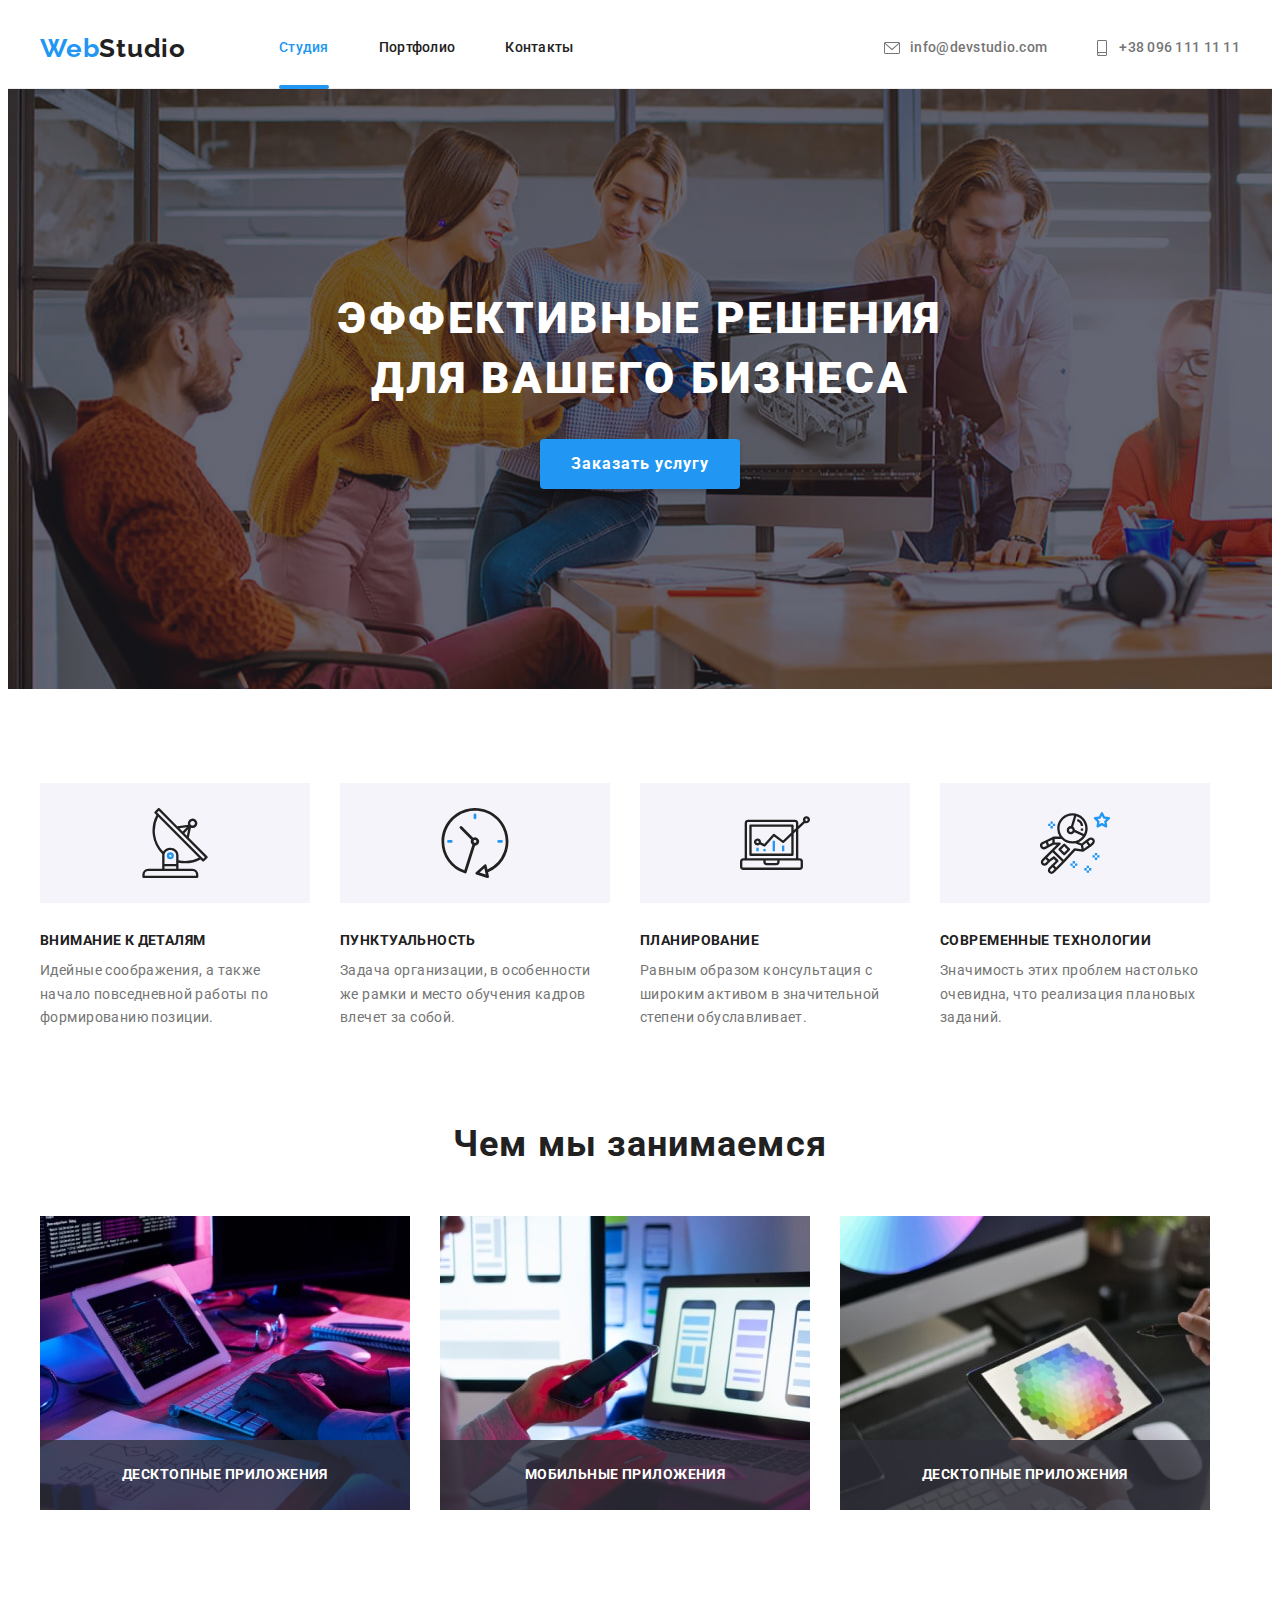
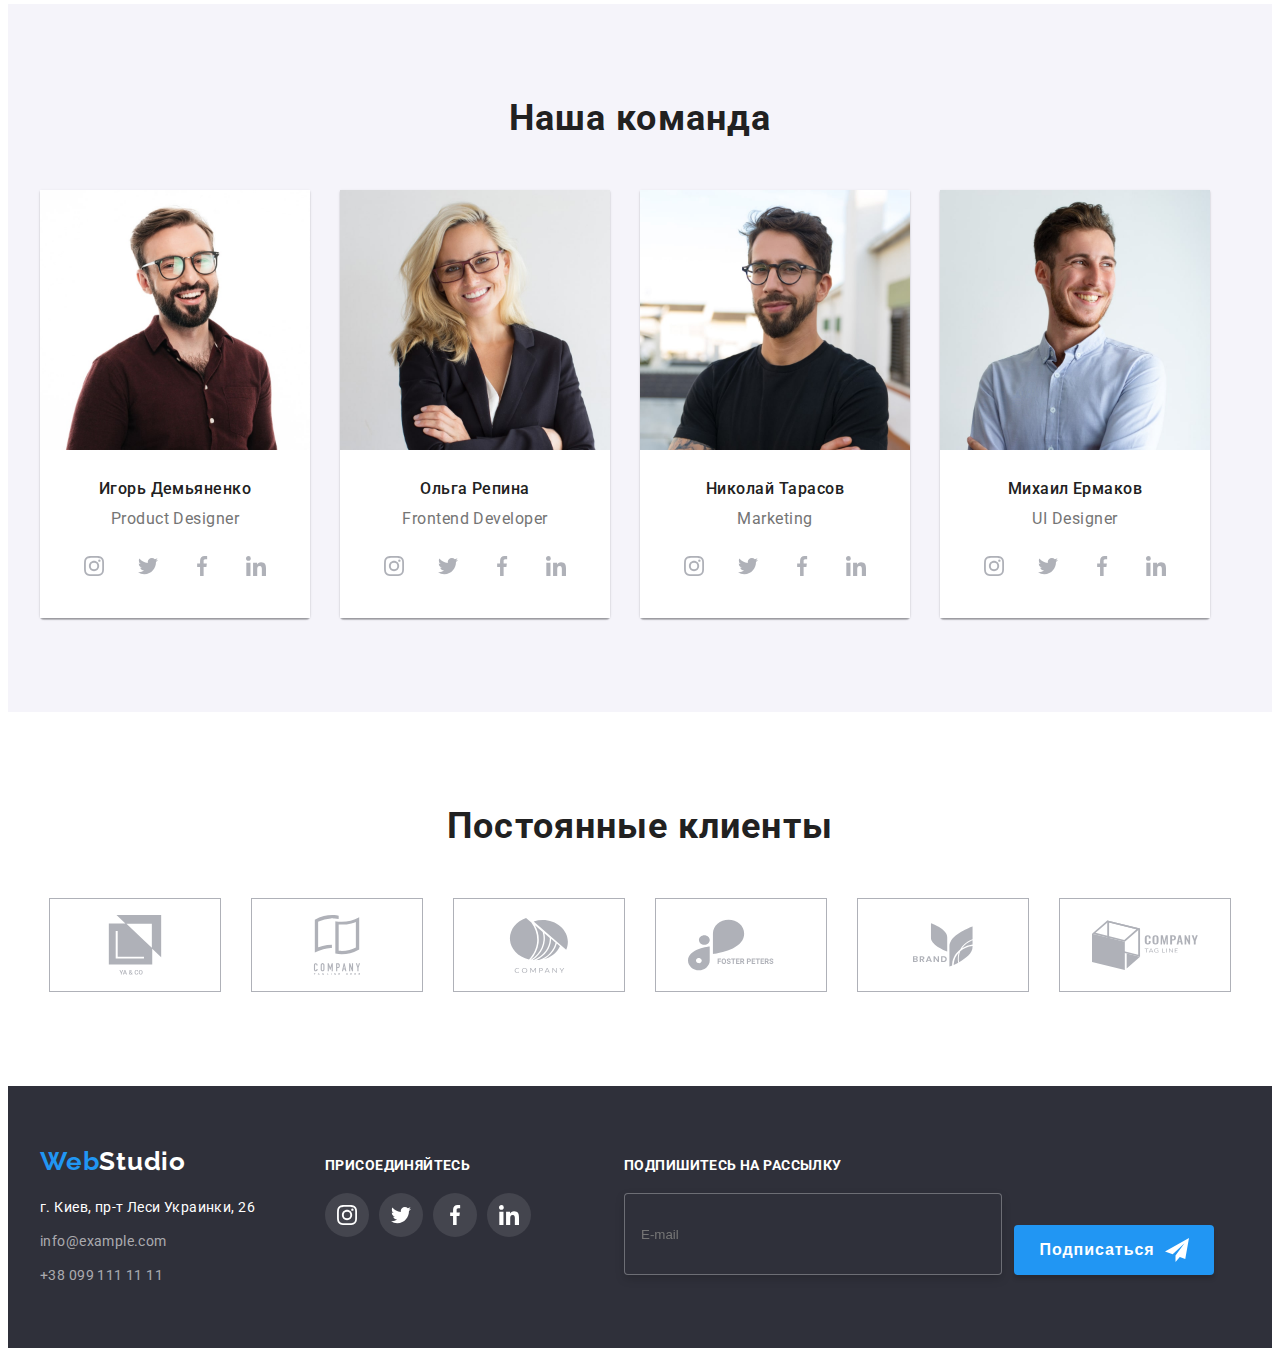
<file: index.html>
<!DOCTYPE html>
<html lang="ru">
  <head>
    <meta charset="UTF-8" />
    <meta http-equiv="X-UA-Compatible" content="IE=edge" />
    <meta name="viewport" content="width=device-width, initial-scale=1.0" />
    <link rel="preconnect" href="https://fonts.googleapis.com" />
    <link rel="preconnect" href="https://fonts.gstatic.com" crossorigin />
    <link
      href="https://fonts.googleapis.com/css2?family=Raleway:wght@700&family=Roboto:wght@400;500;700;900&display=swap"
      rel="stylesheet"
    />
    <link
      rel="stylesheet"
      href="https://cdnjs.cloudflare.com/ajax/libs/modern-normalize/1.1.0/modern-normalize.min.css"
      integrity="sha512-wpPYUAdjBVSE4KJnH1VR1HeZfpl1ub8YT/NKx4PuQ5NmX2tKuGu6U/JRp5y+Y8XG2tV+wKQpNHVUX03MfMFn9Q=="
      crossorigin="anonymous"
      referrerpolicy="no-referrer"
    />
    <link rel="stylesheet" href="./css/style.css" />
    <link
      rel="stylesheet"
      href="https://cdnjs.cloudflare.com/ajax/libs/animate.css/4.1.1/animate.min.css"
    />
    <title class="head-title">WebStudio</title>
  </head>
  <body>
    <header class="header">
      <div class="container container__header">
        <a href="./index.html" class="logo"
          >Web<span class="header-logo-help">Studio</span>
        </a>
        <nav class="navigation">
          <ul class="navigation__list">
            <li class="navigation__item">
              <a href="./index.html" class="navigation__link"
                ><span class="studio">Студия</span></a
              >
            </li>
            <li class="navigation__item">
              <a href="./portfolio.html" class="navigation__link">Портфолио</a>
            </li>
            <li class="navigation__item">
              <a href="#contact" class="navigation__link">Контакты</a>
            </li>
          </ul>
        </nav>
        <ul class="contacts container__header">
          <li class="header__mail">
            <a href="mailto:info@devstudio.com" class="mailto">
              <svg class="mail__icon">
                <use
                  href="./img/icon.svg#icon-envelope"
                  width="16"
                  height="12"
                ></use>
              </svg>
              info@devstudio.com
            </a>
          </li>
          <li class="header__tellephone">
            <a href="tel:+380961111111" class="tel">
              <svg class="tellephone__icon">
                <use
                  href="./img/icon.svg#icon-smartphone"
                  width="10"
                  height="16"
                ></use>
              </svg>
              +38 096 111 11 11
            </a>
          </li>
        </ul>
      </div>
    </header>
    <main class="main">
      <section class="hero section">
        <div class="container container__hero">
          <h1 class="caption">Эффективные решения для вашего бизнеса</h1>
          <button type="button" class="btn" data-modal-open>
            Заказать услугу
          </button>
        </div>
      </section>
      <section class="soft section">
        <div class="container">
          <ul class="list">
            <li class="soft__skills">
              <div class="soft__icon">
                <svg width="70px" height="70px">
                  <use href="./img/icon.svg#icon-antenna"></use>
                </svg>
              </div>
              <h3 class="soft__caption">Внимание к деталям</h3>
              <p class="soft__text">
                Идейные соображения, а также начало повседневной работы по
                формированию позиции.
              </p>
            </li>
            <li class="soft__skills">
              <div class="soft__icon">
                <svg width="70px" height="70px">
                  <use href="./img/icon.svg#icon-clock"></use>
                </svg>
              </div>
              <h3 class="soft__caption">Пунктуальность</h3>
              <p class="soft__text">
                Задача организации, в особенности же рамки и место обучения
                кадров влечет за собой.
              </p>
            </li>
            <li class="soft__skills">
              <div class="soft__icon">
                <svg width="70px" height="70px">
                  <use href="./img/icon.svg#icon-diagram"></use>
                </svg>
              </div>
              <h3 class="soft__caption">Планирование</h3>
              <p class="soft__text">
                Равным образом консультация с широким активом в значительной
                степени обуславливает.
              </p>
            </li>
            <li class="soft__skills">
              <div class="soft__icon">
                <svg width="70px" height="70px">
                  <use href="./img/icon.svg#icon-astronaut"></use>
                </svg>
              </div>
              <h3 class="soft__caption">Современные технологии</h3>
              <p class="soft__text">
                Значимость этих проблем настолько очевидна, что реализация
                плановых заданий.
              </p>
            </li>
          </ul>
        </div>
      </section>
      <section class="occupation section">
        <div class="container">
          <h2 class="occupation__caption">Чем мы занимаемся</h2>
          <ul class="occupation__list">
            <li class="occupation__item">
              <img
                class="what__img"
                src="./img/what-we-do/what-we-do1.jpg"
                width="370"
                height="294"
                alt="Чем мы занимаемся"
              />
              <div class="what__text">
                <h3 class="what__title">Десктопные приложения</h3>
              </div>
            </li>
            <li class="occupation__item">
              <img
                class="what__img"
                src="./img/what-we-do/what-we-do2.jpg"
                width="370"
                height="294"
                alt="Чем мы занимаемся"
              />
              <div class="what__text">
                <h3 class="what__title">Мобильные приложения</h3>
              </div>
            </li>
            <li class="occupation__item">
              <img
                class="what__img"
                src="./img/what-we-do/what-we-do3.jpg"
                width="370"
                height="294"
                alt="Чем мы занимаемся"
              />
              <div class="what__text">
                <h3 class="what__title">Десктопные приложения</h3>
              </div>
            </li>
          </ul>
        </div>
      </section>
      <section class="team section">
        <div class="container">
          <h2 class="team__caption">Наша команда</h2>
          <ul class="team__list">
            <li class="team__iteam">
              <img
                src="./img/team/ourteam1.jpg"
                width="270"
                height="260"
                alt="Наш работник"
              />
              <div class="team__name--text">
                <h3 class="team__name">Игорь Демьяненко</h3>
                <p class="team__text">Product Designer</p>
                <ul class="soc list">
                  <li class="soc__iteam">
                    <a href="" class="soc__link link">
                      <svg class="soc__icon">
                        <use
                          href="./img/icon.svg#icon-instagram"
                          width="20"
                          height="20"
                        ></use>
                      </svg>
                    </a>
                  </li>
                  <li class="soc__iteam">
                    <a href="" class="soc__link">
                      <svg class="soc__icon">
                        <use
                          href="./img/icon.svg#icon-twitter"
                          width="20"
                          height="20"
                        ></use>
                      </svg>
                    </a>
                  </li>
                  <li class="soc__iteam">
                    <a href="" class="soc__link">
                      <svg class="soc__icon">
                        <use
                          href="./img/icon.svg#icon-facebook"
                          width="20"
                          height="20"
                        ></use>
                      </svg>
                    </a>
                  </li>
                  <li class="soc__iteam">
                    <a href="" class="soc__link">
                      <svg class="soc__icon">
                        <use
                          href="./img/icon.svg#icon-linkedin"
                          width="20"
                          height="20"
                        ></use>
                      </svg>
                    </a>
                  </li>
                </ul>
              </div>
            </li>
            <li class="team__iteam">
              <img
                src="./img/team/ourteam2.jpg"
                width="270"
                height="260"
                alt="Наш работник"
              />
              <div class="team__name--text">
                <h3 class="team__name">Ольга Репина</h3>
                <p class="team__text">Frontend Developer</p>
                <ul class="soc">
                  <li class="soc__iteam">
                    <a href="" class="soc__link link">
                      <svg class="soc__icon">
                        <use
                          href="./img/icon.svg#icon-instagram"
                          width="20"
                          height="20"
                        ></use>
                      </svg>
                    </a>
                  </li>
                  <li class="soc__iteam">
                    <a href="" class="soc__link">
                      <svg class="soc__icon">
                        <use
                          href="./img/icon.svg#icon-twitter"
                          width="20"
                          height="20"
                        ></use>
                      </svg>
                    </a>
                  </li>
                  <li class="soc__iteam">
                    <a href="" class="soc__link">
                      <svg class="soc__icon">
                        <use
                          href="./img/icon.svg#icon-facebook"
                          width="20"
                          height="20"
                        ></use>
                      </svg>
                    </a>
                  </li>
                  <li class="soc__iteam">
                    <a href="" class="soc__link">
                      <svg class="soc__icon">
                        <use
                          href="./img/icon.svg#icon-linkedin"
                          width="20"
                          height="20"
                        ></use>
                      </svg>
                    </a>
                  </li>
                </ul>
              </div>
            </li>
            <li class="team__iteam">
              <img
                src="./img/team/ourteam3.jpg"
                width="270"
                height="260"
                alt="Наш работник"
              />
              <div class="team__name--text">
                <h3 class="team__name">Николай Тарасов</h3>
                <p class="team__text">Marketing</p>
                <ul class="soc">
                  <li class="soc__iteam">
                    <a href="" class="soc__link">
                      <svg class="soc__icon">
                        <use
                          href="./img/icon.svg#icon-instagram"
                          width="20"
                          height="20"
                        ></use>
                      </svg>
                    </a>
                  </li>
                  <li class="soc__iteam">
                    <a href="" class="soc__link">
                      <svg class="soc__icon">
                        <use
                          href="./img/icon.svg#icon-twitter"
                          width="20"
                          height="20"
                        ></use>
                      </svg>
                    </a>
                  </li>
                  <li class="soc__iteam">
                    <a href="" class="soc__link">
                      <svg class="soc__icon">
                        <use
                          href="./img/icon.svg#icon-facebook"
                          width="20"
                          height="20"
                        ></use>
                      </svg>
                    </a>
                  </li>
                  <li class="soc__iteam">
                    <a href="" class="soc__link">
                      <svg class="soc__icon">
                        <use
                          href="./img/icon.svg#icon-linkedin"
                          width="20"
                          height="20"
                        ></use>
                      </svg>
                    </a>
                  </li>
                </ul>
              </div>
            </li>
            <li class="team__iteam">
              <img
                src="./img/team/ourteam4.jpg"
                width="270"
                height="260"
                alt="Наш работнк"
              />
              <div class="team__name--text">
                <h3 class="team__name">Михаил Ермаков</h3>
                <p class="team__text">UI Designer</p>
                <ul class="soc">
                  <li class="soc__iteam">
                    <a href="" class="soc__link">
                      <svg class="soc__icon">
                        <use
                          href="./img/icon.svg#icon-instagram"
                          width="20"
                          height="20"
                        ></use>
                      </svg>
                    </a>
                  </li>
                  <li class="soc__iteam">
                    <a href="" class="soc__link">
                      <svg class="soc__icon">
                        <use
                          href="./img/icon.svg#icon-twitter"
                          width="20"
                          height="20"
                        ></use>
                      </svg>
                    </a>
                  </li>
                  <li class="soc__iteam">
                    <a href="" class="soc__link">
                      <svg class="soc__icon">
                        <use
                          href="./img/icon.svg#icon-facebook"
                          width="20"
                          height="20"
                        ></use>
                      </svg>
                    </a>
                  </li>
                  <li class="soc__iteam">
                    <a href="" class="soc__link">
                      <svg class="soc__icon">
                        <use
                          href="./img/icon.svg#icon-linkedin"
                          width="20"
                          height="20"
                        ></use>
                      </svg>
                    </a>
                  </li>
                </ul>
              </div>
            </li>
          </ul>
        </div>
      </section>
      <section class="clients section">
        <div class="container">
          <h2 class="clients__caption">Постоянные клиенты</h2>
          <ul class="clients__list">
            <li class="clients__iteam">
              <a href="" class="clients__link">
                <svg class="clients__icon" width="106px" height="60px">
                  <use href="./img/icon.svg#icon-client1"></use>
                </svg>
              </a>
            </li>
            <li class="clients__iteam">
              <a href="" class="clients__link">
                <svg class="clients__icon" width="106px" height="60px">
                  <use href="./img/icon.svg#icon-client2"></use>
                </svg>
              </a>
            </li>
            <li class="clients__iteam">
              <a href="" class="clients__link">
                <svg class="clients__icon" width="106px" height="60px">
                  <use href="./img/icon.svg#icon-client3"></use>
                </svg>
              </a>
            </li>
            <li class="clients__iteam">
              <a href="" class="clients__link">
                <svg class="clients__icon" width="106px" height="60px">
                  <use href="./img/icon.svg#icon-client4"></use>
                </svg>
              </a>
            </li>
            <li class="clients__iteam">
              <a href="" class="clients__link">
                <svg class="clients__icon" width="106px" height="60px">
                  <use href="./img/icon.svg#icon-client5"></use>
                </svg>
              </a>
            </li>
            <li class="clients__iteam">
              <a href="" class="clients__link">
                <svg class="clients__icon" width="106px" height="60px">
                  <use href="./img/icon.svg#icon-client6"></use>
                </svg>
              </a>
            </li>
          </ul>
        </div>
      </section>
    </main>
    <footer id="contact" class="footer">
      <div class="container footer__container">
        <div class="footer__flex">
          <a href="./index.html" class="footer__title"
            >Web<span class="footer__title-help">Studio</span></a
          >
          <address class="footer__address">
            <ul class="footer__list">
              <li class="footer__iteam">
                <a
                  href="https://bit.ly/3pXMvUd"
                  target="_blank"
                  rel="noopener noreferrer"
                  class="map-link"
                  >г. Киев, пр-т Леси Украинки, 26</a
                >
              </li>
              <li class="footer__iteam">
                <a href="mailto:info@example.com" class="footer__mail"
                  >info@example.com</a
                >
              </li>
              <li class="footer__iteam">
                <a href="tel:+380991111111" class="footer__tel"
                  >+38 099 111 11 11</a
                >
              </li>
            </ul>
          </address>
        </div>
        <div class="footer__second--title">
          <h2 class="footer__text">присоединяйтесь</h2>
          <ul class="footer__icon--list">
            <li class="footer__second--iteam">
              <a href="" class="footer__link--icon">
                <svg class="footer__icon" width="20px" height="20px">
                  <use href="./img/icon.svg#icon-instagram"></use>
                </svg>
              </a>
            </li>
            <li class="footer__second--iteam">
              <a href="" class="footer__link--icon"
                ><svg class="footer__icon" width="20px" height="20px">
                  <use href="./img/icon.svg#icon-twitter"></use>
                </svg>
              </a>
            </li>
            <li class="footer__second--iteam">
              <a href="" class="footer__link--icon"
                ><svg class="footer__icon" width="20px" height="20px">
                  <use href="./img/icon.svg#icon-facebook"></use>
                </svg>
              </a>
            </li>
            <li class="footer__second--iteam">
              <a href="" class="footer__link--icon"
                ><svg class="footer__icon" width="20px" height="20px">
                  <use href="./img/icon.svg#icon-linkedin"></use>
                </svg>
              </a>
            </li>
          </ul>
        </div>
        <form class="footer__form">
          <label class="footer__label"
            >Подпишитесь на рассылку<input
              type="text"
              class="footer__input"
              placeholder="E-mail"
            />
          </label>
          <button type="button" class="footer__btn">
            Подписаться<svg class="footer__icon--form" width="24px" height="24px">
              <use href="./img/icon.svg#icon-send"></use>
            </svg>
          </button>
        </form>
      </div>
    </footer>
    <div
      class="backdrop is-hidden animate__animated animate__heartBeat animate__delay-2s"
      data-modal
    >
      <div class="modal">
        <button type="button" class="modal-close" data-modal-close>
          <svg class="modal-close-icon" width="18px" height="18px">
            <use href="./img/icon.svg#icon-close"></use>
          </svg>
        </button>
        <p class="modal-title">Оставьте свои данные, мы вам перезвоним</p>
        <form class="modal-form">
          <div class="modal-field">
            <label class="modal-label">
              <span>Имя</span>
              <input
                type="text"
                class="modal-input"
                name="user-name"
                required
                id="user-name"
              /><svg class="modal-icon" width="18px" height="18px">
                <use href="./img/icon.svg#icon-person-black"></use>
              </svg>
            </label>
          </div>
          <div class="modal-field">
            <label class="modal-label">
              <span>Телефон</span>
              <input
                type="tel"
                class="modal-input"
                name="user-tel"
                required
                id="user-tel"
              /><svg class="modal-icon" width="18px" height="18px">
                <use href="./img/icon.svg#icon-phone-black"></use>
              </svg>
            </label>
          </div>
          <div class="modal-field">
            <label class="modal-label">
              <span>Почта</span>
              <input
                type="email"
                class="modal-input"
                name="user-email"
                id="user-email"
              /><svg class="modal-icon" width="18px" height="18px">
                <use href="./img/icon.svg#icon-email-black"></use>
              </svg>
            </label>
          </div>
          <div class="modal-field">
            <label for="user-text" class="modal-label"
              ><span>Коментарий</span></label
            >
            <textarea
              name="user-text"
              id="user-text"
              placeholder="Введите текст"
              class="modal-textarea"
            ></textarea>
          </div>
          <label for="agree" class="modal-label-check">
            <input
              type="checkbox"
              class="modal-check visibility-hidden"
              name="agree"
              id="agree"
            />
          <span class="modal-check-border">
            <svg class="modal-check-icon" width="17px" height="17px">
              <use href="./img/icon.svg#icon-Vector"></use>
            </svg>
          </span>
            <span class="modal-title2">
              Соглашаюсь с рассылкой и принимаю
              <a href="./index.html" class="modal-link">Условия договора</a>
            </span>
            </label>
          <button type="submit" class="modal-btn">Отправить</button>
        </form>
      </div>
    </div>
    <script src="./js/modal.js"></script>
  </body>
</html>
</file>
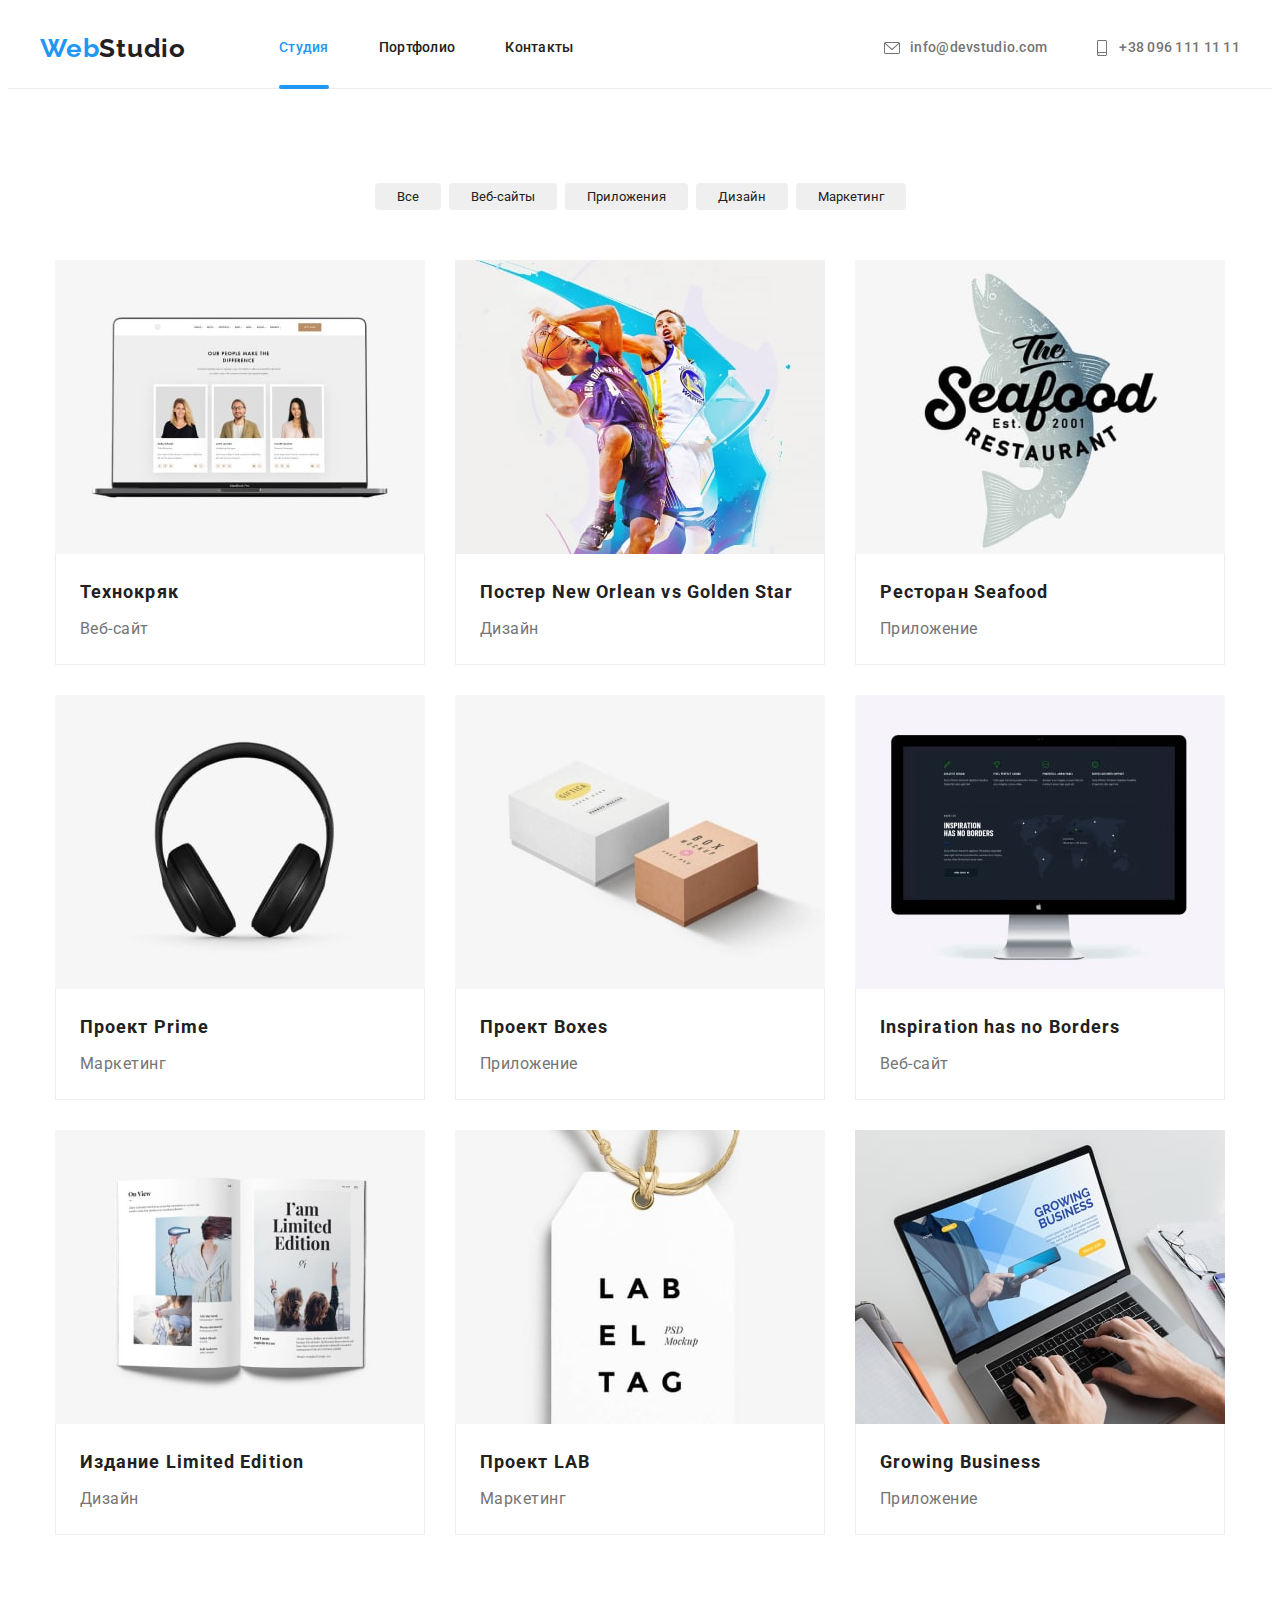
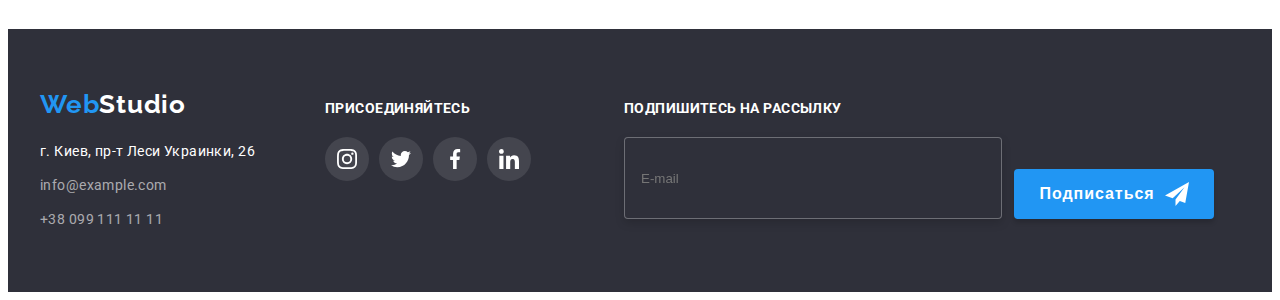
<file: portfolio.html>
<!DOCTYPE html>
<html lang="ru">
  <head>
    <meta charset="UTF-8" />
    <meta http-equiv="X-UA-Compatible" content="IE=edge" />
    <meta name="viewport" content="width=device-width, initial-scale=1.0" />
    <link rel="preconnect" href="https://fonts.googleapis.com" />
    <link rel="preconnect" href="https://fonts.gstatic.com" crossorigin />
    <link
      href="https://fonts.googleapis.com/css2?family=Raleway:wght@700&family=Roboto:wght@400;500;700;900&display=swap"
      rel="stylesheet"
    />
    <link
      rel="stylesheet"
      href="https://cdnjs.cloudflare.com/ajax/libs/modern-normalize/1.1.0/modern-normalize.min.css"
      integrity="sha512-wpPYUAdjBVSE4KJnH1VR1HeZfpl1ub8YT/NKx4PuQ5NmX2tKuGu6U/JRp5y+Y8XG2tV+wKQpNHVUX03MfMFn9Q=="
      crossorigin="anonymous"
      referrerpolicy="no-referrer"
    />
    <link rel="stylesheet" href="./css/style.css" />
    <link
      rel="stylesheet"
      href="https://cdnjs.cloudflare.com/ajax/libs/animate.css/4.1.1/animate.min.css"
    />
    <title class="head-title">WebStudio</title>
  </head>
  <body>
    <header class="header">
      <div class="container container__header">
        <a href="./index.html" class="logo"
          >Web<span class="header-logo-help">Studio</span>
        </a>
        <nav class="navigation">
          <ul class="navigation__list">
            <li class="navigation__item">
              <a href="./index.html" class="navigation__link"
                ><span class="studio">Студия</span></a
              >
            </li>
            <li class="navigation__item">
              <a href="./portfolio.html" class="navigation__link">Портфолио</a>
            </li>
            <li class="navigation__item">
              <a href="#contact" class="navigation__link">Контакты</a>
            </li>
          </ul>
        </nav>
        <ul class="contacts container__header">
          <li class="header__mail">
            <a href="mailto:info@devstudio.com" class="mailto">
              <svg class="mail__icon">
                <use
                  href="./img/icon.svg#icon-envelope"
                  width="16"
                  height="12"
                ></use>
              </svg>
              info@devstudio.com
            </a>
          </li>
          <li class="header__tellephone">
            <a href="tel:+380961111111" class="tel">
              <svg class="tellephone__icon">
                <use
                  href="./img/icon.svg#icon-smartphone"
                  width="10"
                  height="16"
                ></use>
              </svg>
              +38 096 111 11 11
            </a>
          </li>
        </ul>
      </div>
    </header>
    <main class="portfolio">
      <section class="portfolio__navigation section">
        <div class="container">
          <ul class="portfolio__navigation--list">
            <li class="portfolio__navigation--item">
              <button type="button" class="portfolio__btn">Все</button>
            </li>
            <li class="portfolio__navigation--item">
              <button type="button" class="portfolio__btn">Веб-сайты</button>
            </li>
            <li class="portfolio__navigation--item">
              <button type="button" class="portfolio__btn">Приложения</button>
            </li>
            <li class="portfolio__navigation--item">
              <button type="button" class="portfolio__btn">Дизайн</button>
            </li>
            <li class="portfolio__navigation--item">
              <button type="button" class="portfolio__btn">Маркетинг</button>
            </li>
          </ul>
          <ul class="portfolio__list ">
            <li class="portfolio__item">
              <a href="./portfolio.html" class="portfolio__link--item">
                <div class="portfolio__link--hover">
                <img
                  src="./img/studio/studio1.jpg"
                  width="370"
                  height="294"
                  alt="Наши проекты"
                />
                <p class="project-text">
                  Ресурс предлагает комплексные предложения с разным уровнем функционала и сервисов.
                  Все это позволит посетителю получить исчерпывающие сведения о компании или частном лице.
              </p></div>
                <div class="portfolio__head--text">
                <h3 class="portfolio__head">Технокряк</h3>
                <p class="portfolio__text">Веб-сайт</p>
              </div>
            </a>
            </li>
            <li class="portfolio__item">
              <a href="./portfolio.html" class="portfolio__link--item">
                <div class="portfolio__link--hover">
                <img
                  src="./img/studio/studio2.jpg"
                  width="370"
                  height="294"
                  alt="Наши проекты"
                />
                  <p class="project-text">
                    Ресурс предлагает комплексные предложения с разным уровнем функционала и сервисов.
                    Все это позволит посетителю получить исчерпывающие сведения о компании или частном лице.
                </p></div>
                <div class="portfolio__head--text">
                <h3 class="portfolio__head">Постер New Orlean vs Golden Star</h3>
                <p class="portfolio__text">Дизайн</p>
              </div></a>
            </li>
            <li class="portfolio__item">
              <a href="./portfolio.html" class="portfolio__link--item">
                <div class="portfolio__link--hover">
                <img
                  src="./img/studio/studio3.jpg"
                  width="370"
                  height="294"
                  alt="Наши проекты"
                /><p class="project-text">
                  Ресурс предлагает комплексные предложения с разным уровнем функционала и сервисов.
                  Все это позволит посетителю получить исчерпывающие сведения о компании или частном лице.
              </p></div>
                <div class="portfolio__head--text">
                <h3 class="portfolio__head">Ресторан Seafood</h3>
                <p class="portfolio__text">Приложение</p>
              </div>
            </a>
            </li>
            <li class="portfolio__item">
              <a href="./portfolio.html" class="portfolio__link--item">
                <div class="portfolio__link--hover">
                <img
                  src="./img/studio/studio4.jpg"
                  width="370"
                  height="294"
                  alt="Наши проекты"
                /><p class="project-text">
                  Ресурс предлагает комплексные предложения с разным уровнем функционала и сервисов.
                  Все это позволит посетителю получить исчерпывающие сведения о компании или частном лице.
              </p></div>
                <div class="portfolio__head--text">
                <h3 class="portfolio__head">Проект Prime</h3>
                <p class="portfolio__text">Маркетинг</p>
              </div>
            </a>
            </li>
            <li class="portfolio__item">
              <a href="./portfolio.html" class="portfolio__link--item">
                <div class="portfolio__link--hover">
                <img
                  src="./img/studio/studio5.jpg"
                  width="370"
                  height="294"
                  alt="Наши проекты"
                /><p class="project-text">
                  Ресурс предлагает комплексные предложения с разным уровнем функционала и сервисов.
                  Все это позволит посетителю получить исчерпывающие сведения о компании или частном лице.
              </p></div>
                <div class="portfolio__head--text">
                <h3 class="portfolio__head">Проект Boxes</h3>
                <p class="portfolio__text">Приложение</p>
              </div>
            </a>
            </li>
            <li class="portfolio__item">
              <a href="./portfolio.html" class="portfolio__link--item">
                <div class="portfolio__link--hover">
                <img
                  src="./img/studio/studio6.jpg"
                  width="370"
                  height="294"
                  alt="Наши проекты"
                /><p class="project-text">
                  Ресурс предлагает комплексные предложения с разным уровнем функционала и сервисов.
                  Все это позволит посетителю получить исчерпывающие сведения о компании или частном лице.
              </p></div>
                <div class="portfolio__head--text">
                <h3 class="portfolio__head">Inspiration has no Borders</h3>
                <p class="portfolio__text">Веб-сайт</p>
              </div>
            </a>
            </li>
            <li class="portfolio__item">
              <a href="./portfolio.html" class="portfolio__link--item">
                <div class="portfolio__link--hover">
                <img
                  src="./img/studio/studio7.jpg"
                  width="370"
                  height="294"
                  alt="Наши проекты"
                /><p class="project-text">
                  Ресурс предлагает комплексные предложения с разным уровнем функционала и сервисов.
                  Все это позволит посетителю получить исчерпывающие сведения о компании или частном лице.
              </p></div>
                <div class="portfolio__head--text">
                <h3 class="portfolio__head">Издание Limited Edition</h3>
                <p class="portfolio__text">Дизайн</p>
              </div>
            </a>
            </li>
            <li class="portfolio__item">
              <a href="./portfolio.html" class="portfolio__link--item">
                <div class="portfolio__link--hover">
                <img
                  src="./img/studio/studio8.jpg"
                  width="370"
                  height="294"
                  alt="Наши проекты"
                /><p class="project-text">
                  Ресурс предлагает комплексные предложения с разным уровнем функционала и сервисов.
                  Все это позволит посетителю получить исчерпывающие сведения о компании или частном лице.
              </p></div>
                <div class="portfolio__head--text">
                <h3 class="portfolio__head">Проект LAB</h3>
                <p class="portfolio__text">Маркетинг</p>
              </div>
            </a>
            </li>
            <li class="portfolio__item">
              <a href="./portfolio.html" class="portfolio__link--item">
                <div class="portfolio__link--hover">
                <img
                  src="./img/studio/studio9.jpg"
                  width="370"
                  height="294"
                  alt="Наши проекты"
                /><p class="project-text">
                  Ресурс предлагает комплексные предложения с разным уровнем функционала и сервисов.
                  Все это позволит посетителю получить исчерпывающие сведения о компании или частном лице.
              </p></div>
                <div class="portfolio__head--text">
                <h3 class="portfolio__head">Growing Business</h3>
                <p class="portfolio__text">Приложение</p>
              </div>
            </a>
            </li>
          </ul>
        </div>
      </section>
    </main>
    <footer id="contact" class="footer">
      <div class="container footer__container">
        <div class="footer__flex">
          <a href="./index.html" class="footer__title"
            >Web<span class="footer__title-help">Studio</span></a
          >
          <address class="footer__address">
            <ul class="footer__list">
              <li class="footer__iteam">
                <a
                  href="https://bit.ly/3pXMvUd"
                  target="_blank"
                  rel="noopener noreferrer"
                  class="map-link"
                  >г. Киев, пр-т Леси Украинки, 26</a
                >
              </li>
              <li class="footer__iteam">
                <a href="mailto:info@example.com" class="footer__mail"
                  >info@example.com</a
                >
              </li>
              <li class="footer__iteam">
                <a href="tel:+380991111111" class="footer__tel"
                  >+38 099 111 11 11</a
                >
              </li>
            </ul>
          </address>
        </div>
        <div class="footer__second--title">
          <h2 class="footer__text">присоединяйтесь</h2>
          <ul class="footer__icon--list">
            <li class="footer__second--iteam">
              <a href="" class="footer__link--icon">
                <svg class="footer__icon" width="20px" height="20px">
                  <use href="./img/icon.svg#icon-instagram"></use>
                </svg>
              </a>
            </li>
            <li class="footer__second--iteam">
              <a href="" class="footer__link--icon"
                ><svg class="footer__icon" width="20px" height="20px">
                  <use href="./img/icon.svg#icon-twitter"></use>
                </svg>
              </a>
            </li>
            <li class="footer__second--iteam">
              <a href="" class="footer__link--icon"
                ><svg class="footer__icon" width="20px" height="20px">
                  <use href="./img/icon.svg#icon-facebook"></use>
                </svg>
              </a>
            </li>
            <li class="footer__second--iteam">
              <a href="" class="footer__link--icon"
                ><svg class="footer__icon" width="20px" height="20px">
                  <use href="./img/icon.svg#icon-linkedin"></use>
                </svg>
              </a>
            </li>
          </ul>
        </div>
        <form class="footer__form">
          <label class="footer__label"
            >Подпишитесь на рассылку<input
              type="text"
              class="footer__input"
              placeholder="E-mail"
            />
          </label>
          <button type="button" class="footer__btn">
            Подписаться<svg class="footer__icon--form" width="24px" height="24px">
              <use href="./img/icon.svg#icon-send"></use>
            </svg>
          </button>
        </form>
      </div>
    </footer>
  </body>
</html>
</file>
<file: css/style.css>
/* Шапка */
.head-title {
}
.studio {
  color: var(--first-text-color);
}

.visibility-hidden{
  position: absolute;
  white-space: nowrap;
  width: 1px;
  height: 1px;
  overflow: hidden;
  border: 0;
  padding: 0;
  margin: -1px;
  clip:rect(0 0 0 0);
  clip-path: inset(50%);
}
.studio::after {
  content: "";
  position: absolute;
  background-color: currentColor;
  bottom: -1px;
  left: 0;
  width: 100%;
  height: 4px;
  border-radius: 2px;
  transition-duration: 250ms;
  transition-timing-function: cubic-bezier(0.4, 0, 0.2, 1);
}
:root {
  --first-text-color: #2196f3;
  --second-text-color: #757575;
  --thirst-text-color: #ffffff;
  --first-background-color: #212121;
  --second-background-color: #f5f4fa;
  --background-hero-footer-color: #2f303a;
}
.header {
  border-bottom: 1px solid #ececec;
  display: flex;
}
.container__header {
  display: flex;
  align-items: center;
}
.container__hero {
  text-align: center;
}
.logo {
  font-family: "Raleway", sans-serif;
  font-style: normal;
  font-weight: 700;
  font-size: 26px;
  line-height: 1.19;
  letter-spacing: 0.03em;
  color: var(--first-text-color);
  text-decoration: none;
  letter-spacing: 0.03em;
  margin-right: 93px;
}
.header-logo-help {
  color: var(--first-background-color);
}
/* Container */
.container {
  width: 1200px;
  margin-right: auto;
  margin-left: auto;
  padding-left: 15px;
  padding-right: 15px;
}
.section {
  padding-top: 94px;
  padding-bottom: 94px;
}
body {
  font-family: "Roboto", sans-serif;
}
/* Навігація */
.nav {
}
.navigation__list {
  display: flex;
}
.navigation__item {
  list-style-type: none;
  margin-right: 50px;
}
.navigation__item:last-child {
  margin-right: 0;
}
.navigation__link {
  display: block;
  font-weight: 500;
  font-size: 14px;
  line-height: 1.14;
  color: var(--first-background-color);
  text-decoration: none;
  letter-spacing: 0.02em;
  padding-top: 32px;
  padding-bottom: 32px;
  position: relative;
  transition: color 250ms cubic-bezier(0.4, 0, 0.2, 1);
}
.navigation__link:hover,
.navigation__link:focus {
  color: var(--first-text-color);
}
.navigation__link:focus::after {
  content: "";
  position: absolute;
  background-color: currentColor;
  bottom: -1px;
  left: 0;
  width: 100%;
  height: 4px;
  border-radius: 2px;
}
.mailto:hover,
.mailto:focus {
  color: var(--first-text-color);
}
.tel:hover,
.tel:focus {
  color: var(--first-text-color);
}

.contacts {
  display: flex;
  margin-left: auto;
  align-items: center;
}
.mailto {
  display: flex;
  align-items: center;
  font-style: normal;
  font-weight: 500;
  font-size: 14px;
  line-height: 1.14;
  color: var(--second-text-color);
  text-decoration: none;
  letter-spacing: 0.02em;
  transition: color 250ms cubic-bezier(0.4, 0, 0.2, 1);
}
.tel {
  display: flex;
  align-items: center;
  font-style: normal;
  font-weight: 500;
  font-size: 14px;
  line-height: 1.14;
  color: var(--second-text-color);
  text-decoration: none;
  letter-spacing: 0.02em;
  transition: color 250ms cubic-bezier(0.4, 0, 0.2, 1);
}
.header__mail {
  list-style-type: none;
  display: flex;
  margin-left: auto;
}
.mail__icon {
  margin-right: 10px;
  fill: currentColor;
  padding: 0;
  list-style-type: none;
  width: 16px;
  height: 12px;
}
.tellephone__icon {
  margin-right: 10px;
  fill: currentColor;
  padding: 0;
  list-style-type: none;
  width: 12px;
  height: 16px;
}

.header__tellephone {
  list-style-type: none;
  margin-left: 50px;
  display: flex;
}

/* Hero */
.main {
}
.hero {
  padding-top: 200px;
  padding-bottom: 200px;
  background: var(--background-hero-footer-color);
  background-image: linear-gradient(
      rgba(47, 48, 58, 0.4),
      rgba(47, 48, 58, 0.4)
    ),
    url(../img/hero-bg.jpg);
  max-width: 1600px;
  margin: auto;
}
.caption {
  text-transform: uppercase;
  font-weight: 900;
  font-size: 44px;
  line-height: 1.36;
  color: var(--thirst-text-color);
  letter-spacing: 0.06em;
  width: 696px;
  margin: auto;
  text-align: center;
  margin-bottom: 30px;
}
/* Кнопка */
.btn {
  font-family: inherit;
  font-weight: 700;
  font-size: 16px;
  line-height: 1.87;
  color: var(--thirst-text-color);
  border: 0;
  background: var(--first-text-color);
  box-shadow: 0px 4px 4px rgba(0, 0, 0, 0.15);
  border-radius: 4px;
  cursor: pointer;
  letter-spacing: 0.06em;
  width: 200px;
  height: 50px;
  transition: background-color 250ms cubic-bezier(0.4, 0, 0.2, 1);
}
.btn:hover,
.btn:focus {
  background-color: #188ce8;
}

.soft {
  padding-bottom: 0;
}
.list {
  list-style-type: none;
  display: flex;
}
.soft__skills {
  margin-right: 30px;
  width: 270px;
}
.soft__skills:last-child {
  margin-right: 0;
}
.soft__icon {
  background-color: var(--second-background-color);
  width: 270px;
  height: 120px;
  display: flex;
  justify-content: center;
  align-items: center;
  margin-bottom: 30px;
}
.soft__caption {
  text-transform: uppercase;
  font-weight: 700;
  font-size: 14px;
  line-height: 1.14;
  color: var(--first-background-color);
  letter-spacing: 0.03em;
  margin-bottom: 10px;
}
.soft__text {
  color: var(--second-text-color);
  font-size: 14px;
  line-height: 24px;
  font-weight: 400;
  font-size: 14px;
  line-height: 1.71;
  letter-spacing: 0.03em;
}
.occupation {
}
.occupation__caption {
  font-weight: 700;
  font-size: 36px;
  line-height: 1.16;
  color: var(--first-background-color);
  letter-spacing: 0.03em;
  text-align: center;
  margin-bottom: 50px;
}
.occupation__list {
  list-style-type: none;
  display: flex;
  column-gap: 30px;
}
.occupation__item {
  position: relative;
}
.what__text {
  position: absolute;
  background: rgba(47, 48, 58, 0.8);
  width: 370px;
  color: var(--thirst-text-color);
  height: 70px;
  bottom: 0;
  display: flex;
  justify-content: center;
  align-items: center;
  text-transform: uppercase;
}
.what__title {
  text-transform: uppercase;
  font-weight: 700;
  font-size: 14px;
  line-height: 1.14;
  color: var(--thirst-text-color);
  letter-spacing: 0.03em;
}
/* Наша Команда */
.team {
  background-color: var(--second-background-color);
}
.team__caption {
  font-weight: 700;
  font-size: 36px;
  line-height: 1.16;
  color: var(--first-background-color);
  letter-spacing: 0.03em;
  text-align: center;
  margin-bottom: 50px;
}
.team__name {
  font-weight: 500;
  font-size: 16px;
  line-height: 1.18;
  color: var(--first-background-color);
  letter-spacing: 0.03em;
  margin-bottom: 10px;
}
.team__name--text {
  padding-top: 30px;
  padding-bottom: 30px;
  background-color: var(--thirst-text-color);
}
.team__list {
  list-style-type: none;
  display: flex;
  column-gap: 30px;
}
.team__iteam {
  box-shadow: 0px 1px 3px rgba(0, 0, 0, 0.12), 0px 1px 1px rgba(0, 0, 0, 0.14),
    0px 2px 1px rgba(0, 0, 0, 0.2);
  border-radius: 0px 0px 4px 4px;
  text-align: center;
}
.team__text {
  font-size: 16px;
  line-height: 1.19;
  color: var(--second-text-color);
  letter-spacing: 0.03em;
  margin-bottom: 16px;
}
/* ICONS */
.soc {
  display: flex;
  justify-content: center;
  gap: 10px;
}
.soc__iteam {
  width: 44px;
  height: 44px;
  border-radius: 50%;
  display: flex;
}
.soc__icon {
  width: 20px;
  height: 20px;
  fill: currentColor;
}
.soc__link {
  width: 44px;
  height: 44px;
  border-radius: 50%;
  display: flex;
  justify-content: center;
  align-items: center;
  background-color: #ffffff;
  color: #afb1b8;
  transition: background-color 250ms cubic-bezier(0.4, 0, 0.2, 1),
    color 250ms cubic-bezier(0.4, 0, 0.2, 1);
}
.soc__link:hover,
.soc__link:focus {
  background-color: #2196f3;
  color: #ffffff;
}
.link {
  text-decoration: none;
}
.list {
  list-style: none;
}

/* Clients */
.clients {
}

.clients__caption {
  font-weight: 700;
  font-size: 36px;
  line-height: 1.16;
  text-align: center;
  letter-spacing: 0.03em;
  color: #212121;
  margin-bottom: 50px;
}
.clients__list {
  list-style-type: none;
  display: flex;
  column-gap: 30px;
  justify-content: center;
}
.clients__icon {
  fill: currentColor;
  transition: color 250ms cubic-bezier(0.4, 0, 0.2, 1);
}

.clients__iteam {
  border-radius: 4px;
}
.clients__link {
  border: 1px solid #afb1b8;
  display: flex;
  justify-content: center;
  align-items: center;
  color: #afb1b8;
  width: 170px;
  height: 92px;
  transition: border 250ms cubic-bezier(0.4, 0, 0.2, 1);
}
.clients__link:hover,
.clients__link:focus {
  color: #2196f3;
  border: 1px solid #2196f3;
}
.clients__icon:hover {
  color: #2196f3;
}
/* Footer */
.footer {
  background-color: var(--background-hero-footer-color);
  padding-top: 60px;
  padding-bottom: 60px;
}
.footer__title {
  font-family: "Raleway", sans-serif;
  font-style: normal;
  font-weight: 700;
  font-size: 26px;
  line-height: 1.19;
  color: var(--first-text-color);
  text-decoration: none;
  letter-spacing: 0.03em;
}
.footer__address {
  margin-top: 20px;
}
.footer__list {
  list-style-type: none;
}
.footer__iteam {
  margin-bottom: 10px;
}
.footer__iteam:last-child {
  margin-bottom: 0;
}
.map-link {
  font-style: normal;
  font-size: 14px;
  line-height: 1.71;
  color: var(--thirst-text-color);
  text-decoration: none;
  letter-spacing: 0.03em;
  transition: color 250ms cubic-bezier(0.4, 0, 0.2, 1);
}
.footer__mail {
  font-style: normal;
  font-size: 14px;
  line-height: 1.71;
  color: rgba(255, 255, 255, 0.6);
  text-decoration: none;
  letter-spacing: 0.03em;
  transition: color 250ms cubic-bezier(0.4, 0, 0.2, 1);
}
.footer__tel {
  font-style: normal;
  font-size: 14px;
  line-height: 1.71;
  color: rgba(255, 255, 255, 0.6);
  text-decoration: none;
  letter-spacing: 0.03em;
  transition: color 250ms cubic-bezier(0.4, 0, 0.2, 1);
}
.footer__container {
  display: flex;
  align-items: baseline;
}
.footer__flex {
  margin-right: 70px;
}
/* footer second title */
.footer__second--title {
  padding-top: 0;
  padding-bottom: 0;
  width: 206px;
  height: 80px;
}

.footer__icon--list {
  display: flex;
  list-style-type: none;
  justify-content: center;
}
.footer__text {
  font-weight: 700;
  font-size: 14px;
  line-height: 1.14;
  letter-spacing: 0.03em;
  text-transform: uppercase;
  color: #ffffff;
  margin-bottom: 20px;
}
.footer__second--iteam {
  margin-right: 10px;
  display: flex;
}
.footer__second--iteam:last-child {
  margin-right: 0;
}
.footer__link--icon {
  width: 44px;
  height: 44px;
  border-radius: 50%;
  display: flex;
  justify-content: center;
  align-items: center;
  color: #ffffff;
  background-color: rgba(255, 255, 255, 0.1);
  transition: background-color 250ms cubic-bezier(0.4, 0, 0.2, 1);
}
.footer__link--icon:hover,
.footer__link--icon:focus:focus {
  background-color: #2196f3;
}
.footer__icon {
  fill: currentColor;
}
/* Footer label */
.footer__label {
  display: block;
  justify-content: center;
  font-weight: 700;
  font-size: 14px;
  line-height: 1.14;
  letter-spacing: 0.03em;
  text-transform: uppercase;
  color: #ffffff;
}
.footer__form {
  display: flex;
  align-items: flex-end;
  margin-left: 93px;
}
.footer__icon--form {
  fill: #ffffff;
  margin-left: 10px;
}
.footer__btn {
  font-weight: 700;
  font-size: 16px;
  line-height: 30px;
  display: flex;
  align-items: center;
  justify-content: center;
  letter-spacing: 0.06em;
  width: 200px;
  height: 50px;
  border: 0;
  color: #ffffff;
  background: #2196f3;
  box-shadow: 0px 4px 4px rgba(0, 0, 0, 0.15);
  border-radius: 4px;
  cursor: pointer;
}
.footer__input {
  outline: none;
  display: block;
  margin-top: 20px;
  margin-right: 12px;
  width: 358px;
  height: 50px;
  border: 1px solid rgba(255, 255, 255, 0.3);
  filter: drop-shadow(0px 4px 4px rgba(0, 0, 0, 0.15));
  border-radius: 4px;
  padding-top: 15px;
  padding-bottom: 15px;
  padding-left: 16px;
  background: #2f303a;
  color: #ffffff;
}
/* Portfolio */
.portfolio__btn {
  font-family: inherit;
  color: var(--first-background-color);
  border-radius: 4px;
  border: 0;
  cursor: pointer;
  padding: 6px 22px;
  transition: background-color 250ms cubic-bezier(0.4, 0, 0.2, 1),
    color 250ms cubic-bezier(0.4, 0, 0.2, 1),
    box-shadow 250ms cubic-bezier(0.4, 0, 0.2, 1);
}
.portfolio__btn:hover,
.portfolio__btn:focus {
  background-color: var(--first-text-color);
  color: var(--second-background-color);
  box-shadow: 0px 3px 1px rgba(0, 0, 0, 0.1), 0px 1px 2px rgba(0, 0, 0, 0.08),
    0px 2px 2px rgba(0, 0, 0, 0.12);
}
.portfolio-main {
}
.portfolio-nav {
}

.portfolio__navigation--list {
  list-style-type: none;
  display: flex;
  column-gap: 8px;
  margin: auto;
  justify-content: center;
  margin-bottom: 50px;
}
.portfolio__navigation--item {
  font-weight: 500;
  font-size: 16px;
  line-height: 1.62;
  color: var(--first-background-color);
  letter-spacing: 0.03em;
  transition: background-color 250ms cubic-bezier(0.4, 0, 0.2, 1);
}
.portfolio__navigation--item:hover {
  background-color: var(--thirst-text-color);
}
/* IMG Portfolio */
.portfolio__list{
  list-style-type: none;
  display: flex;
  flex-wrap: wrap;
  justify-content: center;
  gap: 30px;
}
.portfolio__item {
  width: 370px;
  position: relative;
}
.portfolio__link--item {
  display: block;
  background: transparent;
  transition: box-shadow 250ms cubic-bezier(0.4, 0, 0.2, 1);
}
.portfolio__link--item:hover,
.portfolio__link--item:focus {
  box-shadow: 0px 1px 1px rgba(0, 0, 0, 0.12), 0px 4px 4px rgba(0, 0, 0, 0.06),
    1px 4px 6px rgba(0, 0, 0, 0.16);
}
.portfolio__link--hover {
  position: relative;
  overflow: hidden;
}
.project-text {
  display: block;
  content: "";
  background-color: rgba(33, 150, 243, 0.9);
  position: absolute;
  padding: 63px 24px;
  top: 0;
  left: 0;
  width: 100%;
  height: 100%;
  transform: translateY(101%);
  transition: transform 250ms cubic-bezier(0.4, 0, 0.2, 1);
  z-index: 2;
  color: var(--thirst-text-color);
  font-style: normal;
  font-weight: 400;
  font-size: 18px;
  line-height: 1.5;
  letter-spacing: 0.03em;
}
.portfolio__link--item:hover .project-text,
.portfolio__link--item:focus .project-text {
  transform: translateY(0);
}
.portfolio__head {
  font-weight: 700;
  font-size: 18px;
  line-height: 2;
  color: var(--first-background-color);
  letter-spacing: 0.06em;
}
.portfolio__text {
  font-size: 16px;
  line-height: 1.88;
  color: var(--second-text-color);
  letter-spacing: 0.03em;
  margin-top: 4px;
}
.portfolio__head--text {
  border: 1px solid #eeeeee;
  border-top: 0;
  padding: 20px 24px;
}
.map-link:hover,
.map-link:focus {
  color: var(--first-text-color);
}
.footer__mail:hover,
.footer__mail:focus,
.footer__tel:hover,
.footer__tel:focus {
  color: var(--first-text-color);
}
.footer__title-help {
  color: var(--thirst-text-color);
}
.portfolio__link--item {
  text-decoration: none;
}

/* Скидання */
p,
h1,
h2,
h3,
h4,
h5,
h6 {
  margin: 0;
}

ul {
  margin: 0;
  padding-left: 0;
}

img {
  display: block;
  max-width: 100%;
  height: auto;
}
/* Modal */
.backdrop {
  position: fixed;
  top: 0;
  background-color: rgba(0, 0, 0, 0.2);
  width: 100vw;
  height: 100vh;
  transition: opacity 300ms cubic-bezier(0.4, 0, 0.2, 1),
    visibility 300ms cubic-bezier(0.4, 0, 0.2, 1);
}
.backdrop.is-hidden .modal {
  transform: translate(-50%, -50%);
}
.modal {
  padding: 40px 39px 40px 41px;
  background-color: #ffffff;
  border-radius: 5px;
  width: 528px;
  min-height: 581px;
  position: absolute;
  top: 50%;
  left: 50%;
  transform: translate(-50%, -50%) scale(1);
  transition: transform 250ms cubic-bezier(0.4, 0, 0.2, 1);
}
.modal-close {
  display: flex;
  align-items: center;
  position: absolute;
  width: 30px;
  height: 30px;
  border: 1px solid #999999;
  border-radius: 50%;
  top: 8px;
  right: 8px;
  background-color: transparent;
}
.modal-close {
  cursor: pointer;
  transition: fill 250ms cubic-bezier(0.4, 0, 0.2, 1);
}
.modal-close:hover {
  fill: #2196f3;
}
.is-hidden {
  opacity: 0;
  visibility: hidden;
  pointer-events: none;
}
.modal-title {
  font-style: normal;
  font-weight: 700;
  font-size: 20px;
  line-height: 1.15;
  text-align: center;
  letter-spacing: 0.03em;
  color: #212121;
  margin-bottom: 12px;
}
.modal-form {
  position: relative;
}
.modal-input {
  width: 100%;
  height: 40px;
  border: 1px solid rgba(33, 33, 33, 0.2);
  border-radius: 4px;
  padding-left: 42px;
  outline: none;
  transition: border 250ms cubic-bezier(0.4, 0, 0.2, 1);
}
.modal-input:focus {
  border: 1px solid #2196f3;
  border-radius: 4px;
}
.modal-icon {
  position: absolute;
  left: 12px;
  margin-top: 11px;
  fill: #212121;
  transition: fill 250ms cubic-bezier(0.4, 0, 0.2, 1);
}
.modal-input:focus + .modal-icon {
  fill: #188ce8;
}

.modal-label span {
  font-weight: 400;
  font-size: 12px;
  line-height: 14px;
  letter-spacing: 0.01em;
  color: #757575;
  margin-bottom: 4px;
  display: block;
}
.modal-label {
  display: block;
  margin-bottom: 4px;
}
.modal-btn {
  width: 200px;
  height: 50px;
  font-weight: 700;
  font-size: 16px;
  line-height: 30px;
  display: flex;
  margin: auto;
  align-items: center;
  justify-content: center;
  letter-spacing: 1.9;
  color: #ffffff;
  background: #2196f3;
  box-shadow: 0px 4px 4px rgba(0, 0, 0, 0.15);
  border-radius: 4px;
  border: 0;
  cursor: pointer;
}
.modal-field {
  margin-bottom: 10px;
}
.modal-textarea {
  width: 100%;
  height: 120px;
  border: 1px solid rgba(33, 33, 33, 0.2);
  border-radius: 4px;
  resize: none;
  padding: 12px 16px;
  outline: none;
}
.modal-textarea:focus {
  border-color: #2196f3;
}
.modal-label-check {
  margin-bottom: 30px;
  display: flex;
  justify-content: center;
  align-items: center;
}
.modal-link {
  color: #2196f3;
}
.modal-check {
  width: 16px;
  height: 15px;
}
.modal-check-icon {
  position: absolute;
  left: 12px;
  visibility: hidden;
  transition: background-color 250ms cubic-bezier(0.4, 0, 0.2, 1),
    fill 250ms cubic-bezier(0.4, 0, 0.2, 1);
}
.modal-check-border{
  width: 16px;
  height: 15px;
  border: 2px solid #212121;
  border-radius: 4px;
  display: flex;
  justify-content: center;
  align-items: center;
  
  
}
.modal-check:focus + span{
  border: 2px solid #2196f3;
}


.modal-check:checked + span .modal-check-icon {
  visibility: visible;
}
.modal-title2 {
  font-weight: 400;
  font-size: 14px;
  line-height: 1.7;
  letter-spacing: 0.03em;
  color: #757575;
  margin-left: 7px;
}
</file>
